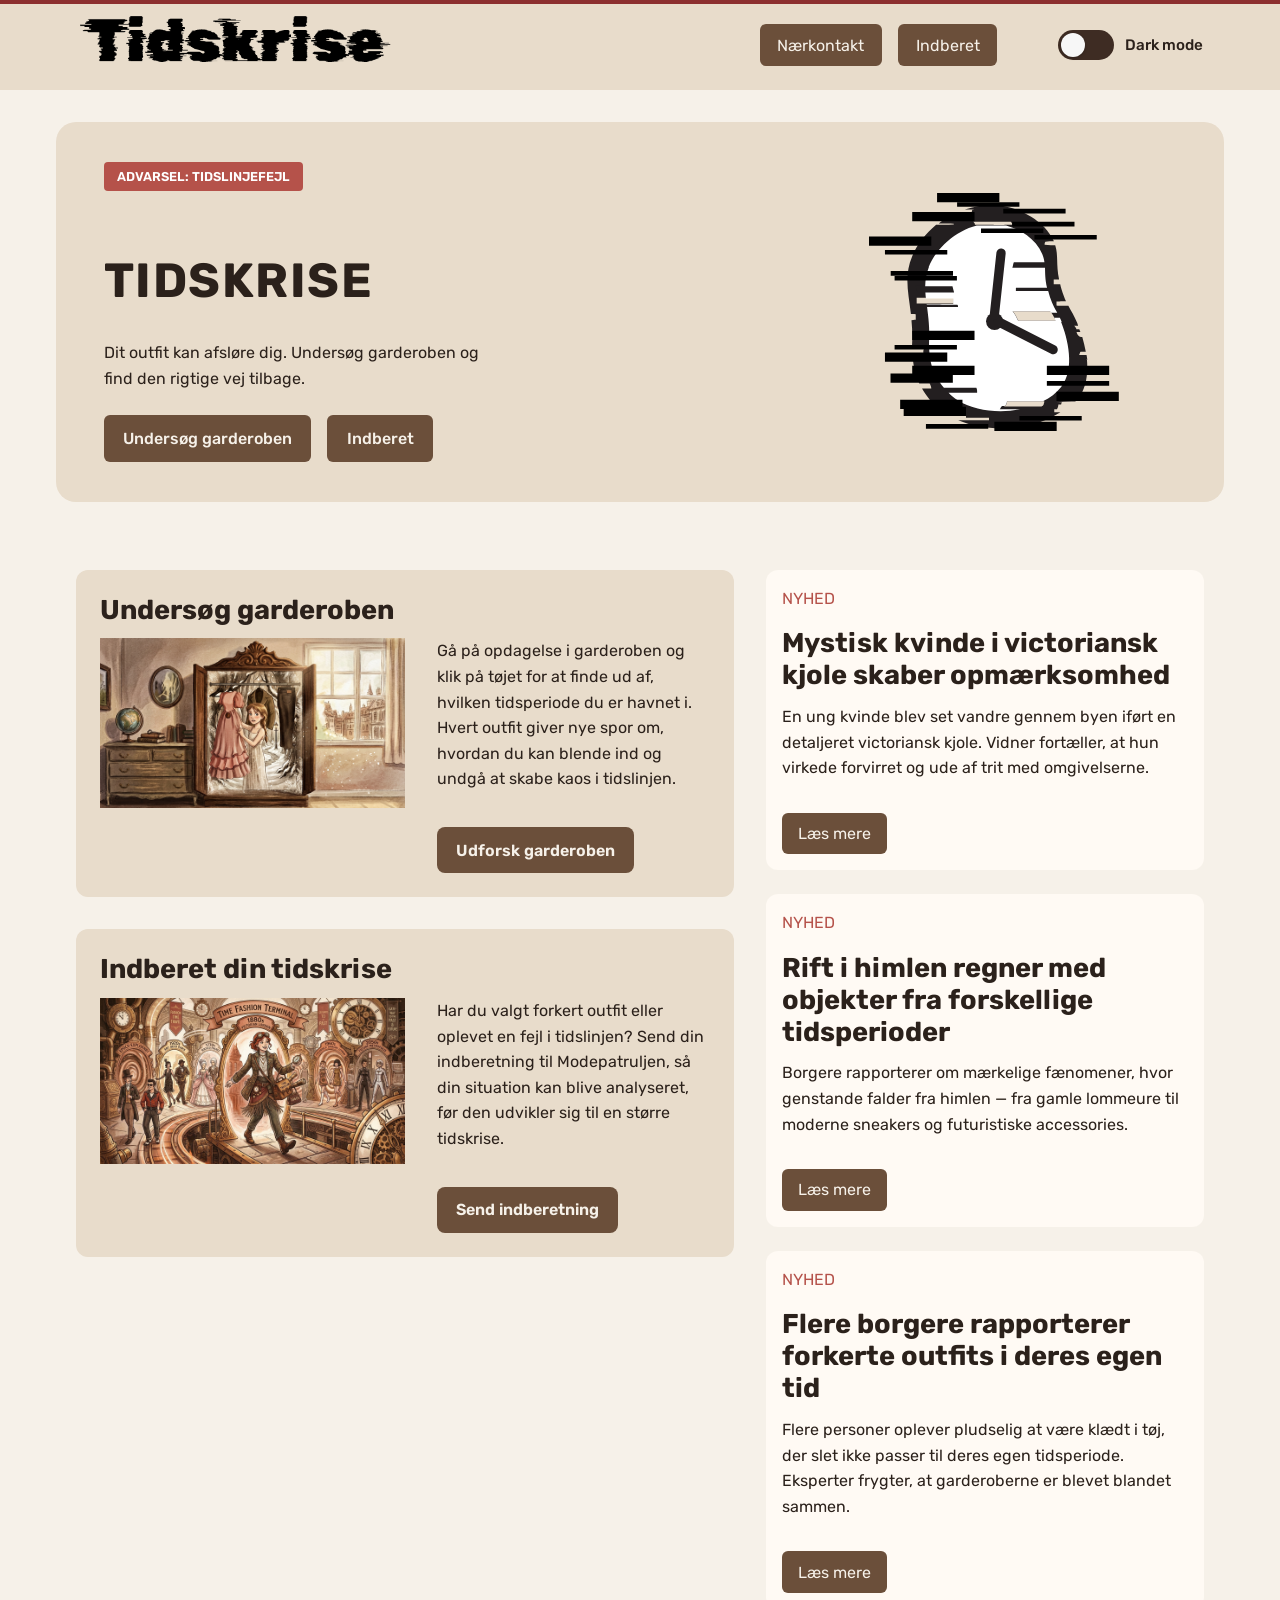
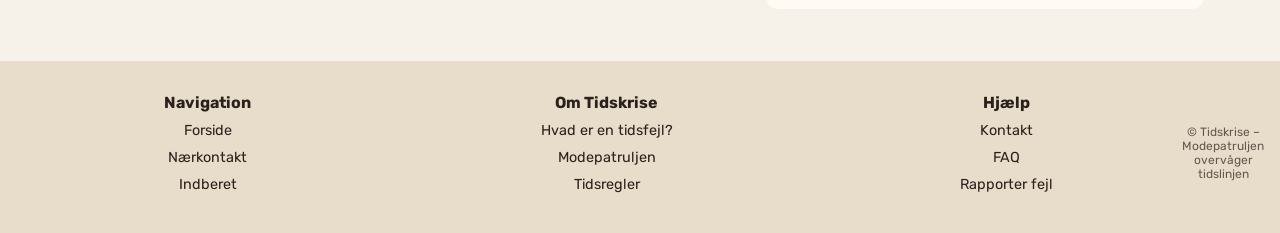
<file: index.html>
<!DOCTYPE html>
<html lang="da">

<head>
  <meta charset="UTF-8">
  <meta name="viewport" content="width=device-width, initial-scale=1.0">
  <meta name="robots" content="noindex">
  <link rel="stylesheet" href="css/custom.css">
  <link rel="stylesheet" href="css/fonts.css">
  <link rel="stylesheet" href="css/general.css">
  <link rel="stylesheet" href="css/layout.css">
  <link rel="stylesheet" href="css/burger.css">
  <link rel="stylesheet" href="css/cards.css">
  <link rel="stylesheet" href="css/style.css">
  <link rel="icon" type="image/png" href="img/fav.png">
  <title>Emergency Site</title>
</head>

<body id="frontpage">
  <header id="min_menu">
    <nav>
      <div id="logotype-wrapper" class="logo">
        <a href="index.html">
          <img id="site-logo" src="pictures/logotype.png" alt="Tidskrise logo">
        </a>
      </div>
      <ul class="menu">
        <li><a class="menuItem" href="instruction.html">Nærkontakt</a></li>
        <li><a class="menuItem" href="register.html">Indberet</a></li>
      </ul>
      <button id="darkmode" aria-label="Skift mellem light mode og dark mode">
        <span class="toggle-track">
          <span class="toggle-thumb"></span>
        </span>
        <span class="toggle-label">Light mode</span>
      </button>
      <button class="burger">
        <span class="line"></span>
        <span class="line"></span>
        <span class="line"></span>
      </button>
    </nav>
  </header>

  <main>
    <section class="hero">
      <div class="hero-text">
        <p class="hero-alert">ADVARSEL: TIDSLINJEFEJL</p>
        <h1>TIDSKRISE</h1>
        <p class="hero-description">
          Dit outfit kan afsløre dig. Undersøg garderoben og find den rigtige vej tilbage.
        </p>

        <div class="hero-buttons">
          <a href="instruction.html" class="hero-btn">Undersøg garderoben</a>
          <a href="register.html" class="hero-btn hero-btn-secondary">Indberet</a>
        </div>
      </div>

      <div class="hero-visual">
        <img src="pictures/clock.svg" alt="Tidskrise ur">
      </div>
    </section>

    <section class="frontpage-split">
      <div class="left">
        <section>
          <h2>Undersøg garderoben</h2>
          <div class="grid_1-1">
            <img src="pictures/frontpage1.png" alt="Tidsrejse gennem garderoben">
            <div class="split-text">
              <p>
                Gå på opdagelse i garderoben og klik på tøjet for at finde ud af,
                hvilken tidsperiode du er havnet i. Hvert outfit giver nye spor om,
                hvordan du kan blende ind og undgå at skabe kaos i tidslinjen.
              </p>
              <a href="instruction.html" class="split-btn">Udforsk garderoben</a>
            </div>
          </div>
        </section>

        <section>
          <div>
            <h2>Indberet din tidskrise</h2>
            <div class="grid_1-1">
              <img src="pictures/timetravel2.png" alt="Indberet tidskrise">
              <div class="split-text">
                <p>
                  Har du valgt forkert outfit eller oplevet en fejl i tidslinjen?
                  Send din indberetning til Modepatruljen, så din situation kan blive
                  analyseret, før den udvikler sig til en større tidskrise.
                </p>
                <a href="register.html" class="split-btn split-btn-secondary">Send indberetning</a>
              </div>
            </div>
          </div>
        </section>
      </div>
      <div class="right">
        <article>
          <p class="news-tag">NYHED</p>
          <h2>Mystisk kvinde i victoriansk kjole skaber opmærksomhed</h2>
          <p>
            En ung kvinde blev set vandre gennem byen iført en detaljeret victoriansk
            kjole. Vidner fortæller, at hun virkede forvirret og ude af trit med
            omgivelserne.
          </p>
          <button popovertarget="artikel1_popover">Læs mere</button>

          <div id="artikel1_popover" popover>
            <button popovertarget="artikel1_popover">Luk</button>
            <h2>Mystisk kvinde i victoriansk kjole skaber opmærksomhed</h2>
            <p>
              En ung kvinde blev i går observeret i byens centrum iført en kjole, der
              minder om mode fra 1800-tallet.
            </p>
            <p>
              Flere vidner fortæller, at hun stoppede folk på gaden og spurgte efter en
              “tidsportal”. Eksperter mistænker, at der kan være tale om en tidsfejl.
            </p>
            <p>
              Hvis kvinden ikke finder et outfit, der passer bedre til perioden,
              risikerer hun at tiltrække endnu mere opmærksomhed og forstyrre
              tidslinjen yderligere.
            </p>
            <img src="pictures/artikel1.png" alt="Kvinde fra en anden tidsperiode">
          </div>
        </article>

        <article>
          <p class="news-tag">NYHED</p>
          <h2>Rift i himlen regner med objekter fra forskellige tidsperioder</h2>
          <p>
            Borgere rapporterer om mærkelige fænomener, hvor genstande falder fra
            himlen — fra gamle lommeure til moderne sneakers og futuristiske accessories.
          </p>
          <button popovertarget="artikel2_popover">Læs mere</button>

          <div id="artikel2_popover" popover>
            <button popovertarget="artikel2_popover">Luk</button>
            <h2>Rift i himlen regner med objekter fra forskellige tidsperioder</h2>
            <p>
              Et uforklarligt fænomen har ramt byen: en synlig rift på himlen har åbnet
              sig, og genstande fra forskellige tidsperioder falder nu ned over gaderne.
            </p>
            <p>
              Blandt fundene er både victorianske smykker, 1950’er jakker og moderne
              sko. Forskere mener, at tidslinjen er destabiliseret, og at flere
              tidsperioder overlapper hinanden.
            </p>
            <p>
              Modepatruljen advarer: Vælg dit outfit med omhu. Det kan være afgørende
              for, om du passer ind — eller bliver afsløret.
            </p>
            <img src="pictures/artikel2.png" alt="Genstande fra forskellige tidsperioder">
          </div>
        </article>

        <article>
          <p class="news-tag">NYHED</p>
          <h2>Flere borgere rapporterer forkerte outfits i deres egen tid</h2>
          <p>
            Flere personer oplever pludselig at være klædt i tøj, der slet ikke passer
            til deres egen tidsperiode. Eksperter frygter, at garderoberne er blevet blandet sammen.
          </p>
          <button popovertarget="artikel3_popover">Læs mere</button>

          <div id="artikel3_popover" popover>
            <button popovertarget="artikel3_popover">Luk</button>
            <h2>Flere borgere rapporterer forkerte outfits i deres egen tid</h2>
            <p>
              Et stigende antal borgere fortæller, at deres tøj ændrer sig uden varsel.
              En person vågnede i en 90’er denimjakke, mens en anden pludselig bar
              handsker og frakke fra 1800-tallet.
            </p>
            <p>
              Eksperter frygter, at garderober på tværs af tidslinjen er blevet
              forbundet. Det betyder, at enhver kan risikere at ende i et forkert
              outfit — og dermed i den forkerte tid.
            </p>
            <p>
              Modepatruljen anbefaler at undersøge garderoben nøje og reagere hurtigt
              ved tegn på tidsforstyrrelser.
            </p>
            <img src="pictures/artikel3.png" alt="Forkerte outfits i tidslinjen">
          </div>
        </article>
      </div>
    </section>


  </main>

  <footer>
    <nav class="footer-grid">

      <ul>
        <li><strong>Navigation</strong></li>
        <li><a href="index.html">Forside</a></li>
        <li><a href="instruction.html">Nærkontakt</a></li>
        <li><a href="register.html">Indberet</a></li>
      </ul>

      <ul>
        <li><strong>Om Tidskrise</strong></li>
        <li><a href="#">Hvad er en tidsfejl?</a></li>
        <li><a href="#">Modepatruljen</a></li>
        <li><a href="#">Tidsregler</a></li>
      </ul>

      <ul>
        <li><strong>Hjælp</strong></li>
        <li><a href="#">Kontakt</a></li>
        <li><a href="#">FAQ</a></li>
        <li><a href="#">Rapporter fejl</a></li>
      </ul>

    </nav>

    <p class="footer-bottom">© Tidskrise – Modepatruljen overvåger tidslinjen</p>
  </footer>
  <script src="js/darkmode.js"></script>
  <script src="js/main.js"></script>
  <script src="js/burger.js"></script>
</body>

</html>
</file>
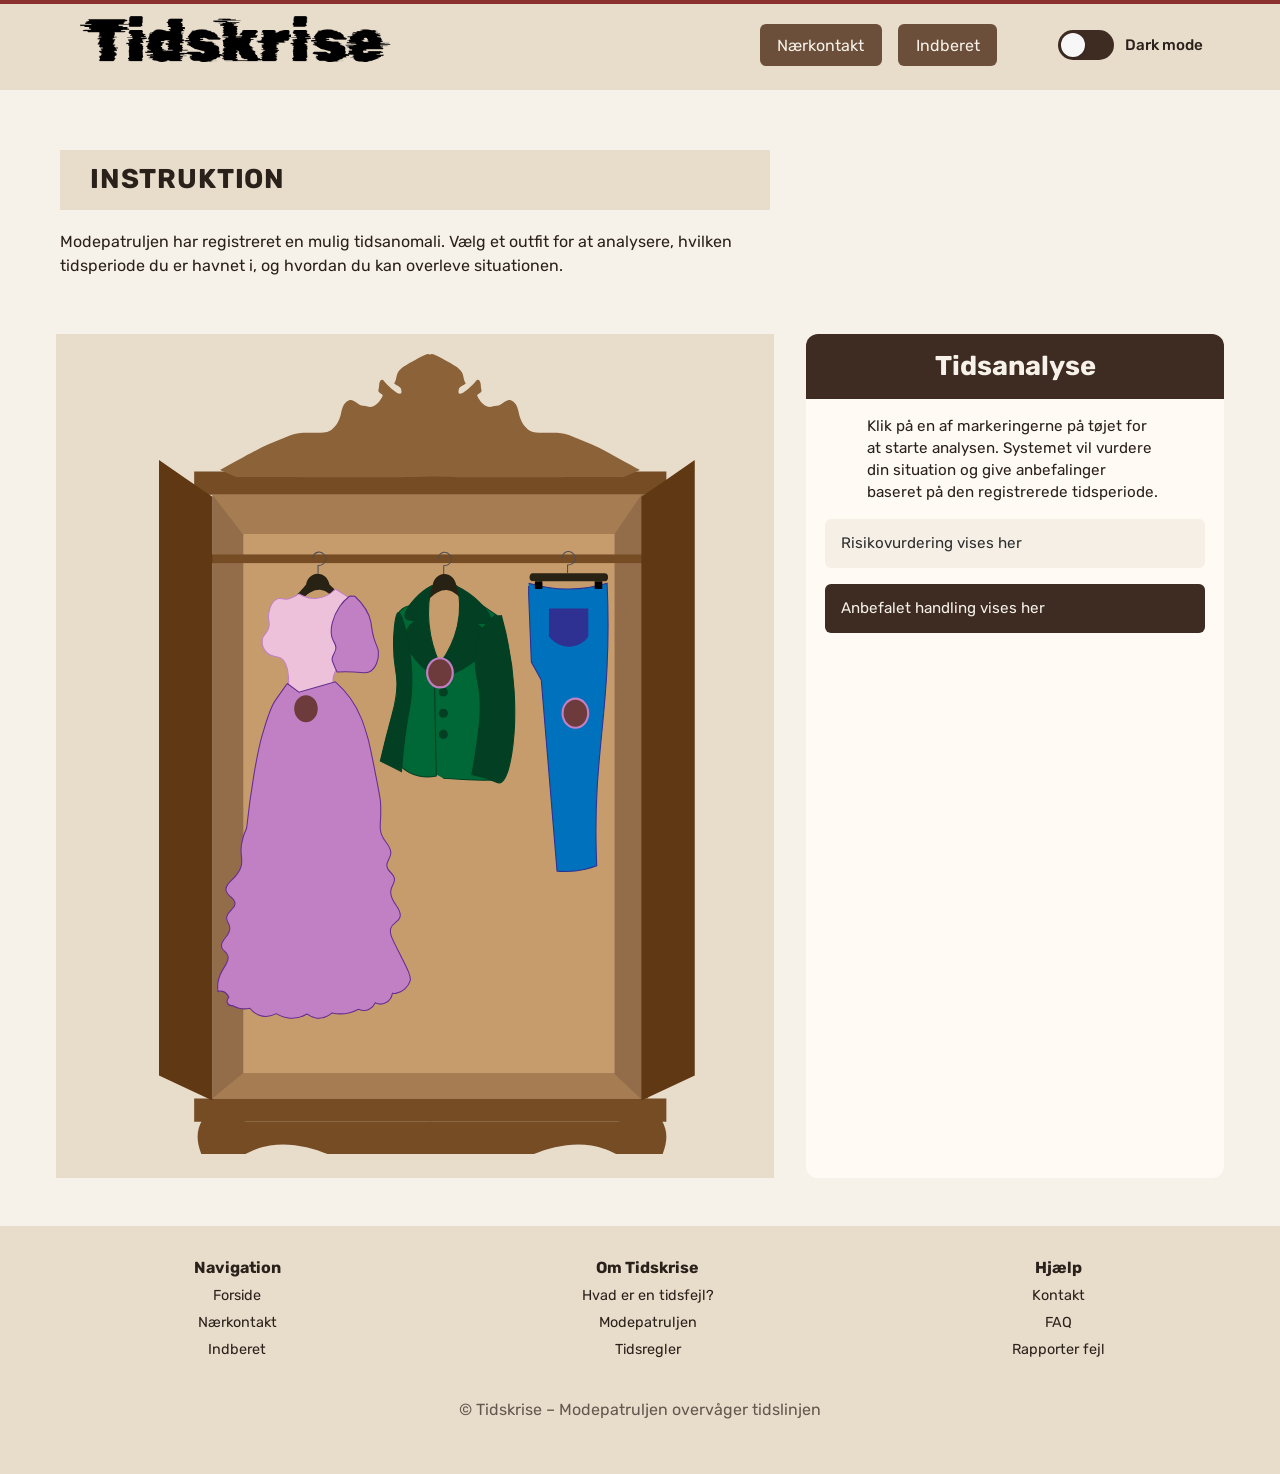
<file: instruction.html>
<!DOCTYPE html>
<html lang="da">

<head>
  <meta charset="UTF-8">
  <meta name="viewport" content="width=device-width, initial-scale=1.0">
  <meta name="robots" content="noindex">
  <link rel="stylesheet" href="css/custom.css">
  <link rel="stylesheet" href="css/fonts.css">
  <link rel="stylesheet" href="css/general.css">
  <link rel="stylesheet" href="css/layout.css">
  <link rel="stylesheet" href="css/burger.css">
  <link rel="stylesheet" href="css/cards.css">
  <link rel="stylesheet" href="css/infographic.css">
  <link rel="stylesheet" href="css/style.css">
  <link rel="icon" type="image/png" href="img/fav.png">
  <title>Emergency Site</title>
</head>

<body id="instruction">
  <header id="min_menu">
    <nav>
      <div id="logotype-wrapper" class="logo">
        <a href="index.html">
          <img id="site-logo" src="pictures/logotype.png" alt="Tidskrise logo">
        </a>
      </div>
      <ul class="menu">
        <li><a class="menuItem" href="instruction.html">Nærkontakt </a></li>
        <li><a class="menuItem" href="register.html">Indberet</a></li>
      </ul>
      <button id="darkmode" aria-label="Skift mellem light mode og dark mode">
        <span class="toggle-track">
          <span class="toggle-thumb"></span>
        </span>
        <span class="toggle-label">Light mode</span>
      </button>
      <button class="burger">
        <span class="line"></span>
        <span class="line"></span>
        <span class="line"></span>
      </button>
    </nav>
  </header>

  <main>
    <section class="info-venstre">
      <h1>INSTRUKTION</h1>
      <p>Modepatruljen har registreret en mulig tidsanomali. Vælg et outfit for at analysere, hvilken tidsperiode du er
        havnet
        i, og hvordan du kan overleve situationen.</p>

    </section>
    <div></div>
    <section class="info-graphic">
      <svg xmlns="http://www.w3.org/2000/svg" viewBox="0 0 480 750">

        <g id="Layer_2" data-name="Layer 2">
          <g>
            <path
              d="M71.99,755.55c13.1-9.27,24.62-12.38,32-13.59,32.83-5.38,68.6,13.04,77.94,22.09,1.3,1.26,5.26,5.4,11.49,6.8,4.16.93,6.47,0,10.67,0,7.43,0,12.58,2.91,17.23,5.1,6.62,3.11,17.3,7.14,35.09,11.04v-67.11H71.99"
              style="fill: #754c24;" />
            <path
              d="M437.45,755.55c-13.1-9.27-24.62-12.38-32-13.59-32.83-5.38-68.6,13.04-77.94,22.09-1.3,1.26-5.26,5.4-11.49,6.8-4.16.93-6.47,0-10.67,0-7.43,0-12.58,2.91-17.23,5.1-6.62,3.11-17.3,7.14-35.09,11.04v-67.11h184.41"
              style="fill: #754c24;" />
            <path
              d="M48.24,711.61c-8.09,4.22-10.35,12.19-11.12,15.04-4.63,17.32,8.91,33.52,18.41,62.52,1.24,3.8,2.65,8.53,0,12.66-3.4,5.3-10.45,4.89-13.81,11.08-.28.51-2.29,4.37-.92,8.71,2.29,7.27,12.94,12.26,20.25,10.29,2.23-.6,4.76-2.01,11.05-12.66,6.38-10.81,9.58-16.22,10.13-20.58,1.89-15.06-12.39-19.25-10.13-33.24,1.44-8.92,7.43-8.37,10.73-18.99,3.46-11.12,2.04-28.32-10.73-34.82-6.81-3.47-16.62-3.78-23.86,0Z"
              style="fill: #754c24;" />
            <path
              d="M463.6,711.61c8.09,4.22,10.35,12.19,11.12,15.04,4.63,17.32-8.91,33.52-18.41,62.52-1.24,3.8-2.65,8.53,0,12.66,3.4,5.3,10.45,4.89,13.81,11.08.28.51,2.29,4.37.92,8.71-2.29,7.27-12.94,12.26-20.25,10.29-2.23-.6-4.76-2.01-11.05-12.66-6.38-10.81-9.58-16.22-10.13-20.58-1.89-15.06,12.39-19.25,10.13-33.24-1.44-8.92-7.43-8.37-10.73-18.99-3.46-11.12-2.04-28.32,10.73-34.82,6.81-3.47,16.62-3.78,23.86,0Z"
              style="fill: #754c24;" />
            <rect x="50.04" y="132.06" width="408.54" height="565.85" style="fill: #936c4a;" />
            <polygon points="475.65 132.06 32.97 132.06 32.97 110.11 67.12 110.11 475.65 110.11 475.65 132.06"
              style="fill: #754c24;" />
            <path
              d="M57.16,108.82c11.7-6.32,27.13-15.09,38.82-21.15,8.68-3.98,18.31-7.72,27.29-11.4,7.87-3.45,16.63-2.29,25.15-2.49,4.15-.02,8.51.05,11.91-1.91,5-2.82,8.46-8.77,9.9-14.48.76-3.31,1.42-7.1,3.17-10,1.02-1.69,2.41-3.09,4.4-3.91,5.59-1.7,8.22,5.18,13.79,5.04,2.25-.22,5.7,2.09,9.26.57,4-1.71,8.04-7.4,8.81-9.95.5-1.7-2.86-1.95-3.69-3.76-.87-1.91,0,0,.49-7.04.23-3.36,2.6-5.44,4.45-3.11,4.11,5.2,19.81,19.84,15.76,6.86-.43-1.38-6.79-4.15-6.05-4.85,2.21-2.64,1.59-7.37,3.67-10.32,2.24-4,7.56-6.64,12.41-9.46,4.05-2.26,8.43-4.77,12.56-6.57,2.56-1.05,5.26-1.87,5.02,1.9,0,29.59.02,78.08.01,107.86,0,2.46,0,3.73-.38,4.29-22.85,1.55-158.55,0-181.04.52"
              style="fill: #8c6239;" />
            <path
              d="M450.9,108.82c-11.7-6.32-27.13-15.09-38.82-21.15-8.68-3.98-18.31-7.72-27.29-11.4-7.87-3.45-16.63-2.29-25.15-2.49-4.15-.02-8.51.05-11.91-1.91-5-2.82-8.46-8.77-9.9-14.48-.76-3.31-1.42-7.1-3.17-10-1.02-1.69-2.41-3.09-4.4-3.91-5.59-1.7-8.22,5.18-13.79,5.04-2.25-.22-5.7,2.09-9.26.57-4-1.71-8.04-7.4-8.81-9.95-.5-1.7,2.86-1.95,3.69-3.76.87-1.91,0,0-.49-7.04-.23-3.36-2.6-5.44-4.45-3.11-4.11,5.2-19.81,19.84-15.76,6.86.43-1.38,6.79-4.15,6.05-4.85-2.21-2.64-1.59-7.37-3.67-10.32-2.24-4-7.56-6.64-12.41-9.46-4.05-2.26-8.43-4.77-12.56-6.57-2.56-1.05-5.26-1.87-5.02,1.9,0,29.59-.02,78.08-.01,107.86,0,2.46,0,3.73.38,4.29,22.85,1.55,158.55,0,181.04.52"
              style="fill: #8c6239;" />
            <polygon points="475.65 719.87 32.97 719.87 32.97 697.92 67.12 697.92 475.65 697.92 475.65 719.87"
              style="fill: #754c24;" />
            <rect id="bak_i_skap" data-name="bak i skap" x="79.05" y="166.98" width="348.03" height="507.45"
              style="fill: #c69c6d;" />
            <rect id="stang" x="47.06" y="187.91" width="407.68" height="8.12" style="fill: #754c24;" />
          </g>
          <path d="M78.34,674.43c-9.43,7.83-18.86,15.66-28.29,23.49h401.48c-8.35-7.83-16.7-15.66-25.05-23.49"
            style="fill: #a67c52;" />
          <path d="M78.39,168.64c-9.45-12.19-18.9-24.38-28.34-36.57h402.19c-8.36,12.19-16.73,24.38-25.09,36.57"
            style="fill: #a67c52;" />
        </g>
        <g id="Layer_3" data-name="Layer 3">
          <g id="bogle">
            <path
              d="M106.09,245.22c-.6-1.45,7.39-5.62,16.94-13.79,6.7-5.74,11.63-11.28,14.88-15.25.9-5.62,5.25-9.81,10.33-10.11,5.5-.33,10.57,4,11.57,10.11,5.71,5.54,12.04,11.27,19.01,17.03,6.4,5.29,12.64,10.02,18.6,14.24-1.99.32-5.06.6-8.68,0-18.61-3.07-23.71-24.68-36.98-26.25-4.85-.57-11.89,1.4-21.28,12.9-2.9,2.84-7.69,6.8-14.46,9.34-3.45,1.3-9.42,2.98-9.92,1.78Z"
              style="fill: #282214;" />
            <path
              d="M149.12,206.05v-7.7c3.77.09,6.86-2.44,7.29-5.45.56-3.93-3.53-7.82-7.29-7.15-2.45.44-4.52,2.77-4.97,5.77"
              style="fill: none; stroke: #4e4e56; stroke-miterlimit: 10;" />
          </g>
          <g id="bogle-2" data-name="bogle">
            <path
              d="M224.86,245.39c-.6-1.45,7.39-5.62,16.94-13.79,6.7-5.74,11.63-11.28,14.88-15.25.9-5.62,5.25-9.81,10.33-10.11,5.5-.33,10.57,4,11.57,10.11,5.71,5.54,12.04,11.27,19.01,17.03,6.4,5.29,12.64,10.02,18.6,14.24-1.99.32-5.06.6-8.68,0-18.61-3.07-23.71-24.68-36.98-26.25-4.85-.57-11.89,1.4-21.28,12.9-2.9,2.84-7.69,6.8-14.46,9.34-3.45,1.3-9.42,2.98-9.92,1.78Z"
              style="fill: #282214;" />
            <path
              d="M266.89,206.23v-7.7c3.77.09,6.86-2.44,7.29-5.45.56-3.93-3.53-7.82-7.29-7.15-2.45.44-4.52,2.77-4.97,5.77"
              style="fill: none; stroke: #4e4e56; stroke-miterlimit: 10;" />
          </g>
          <g id="Jakke">
            <path
              d="M259.24,393.65c-1-20.99-1.63-42.64-1.8-64.91-.06-8.4-.06-16.71,0-24.92,6.01-6.32,12.1-12.88,18.24-19.7,6.41-7.12,12.57-14.18,18.49-21.15,2.49-2.03,3.13-5.89,1.54-8.69-1.49-2.63-4.58-3.66-7.19-2.32.58.25,5.87,2.43,9.5-.59,3.99-3.31,4.94-12,0-19.12,6.25,4.25,12.5,8.5,18.75,12.75-2.19,3.25-4.94,7.84-7.45,13.73-1.03,2.42-4.84,11.7-6.42,24.81-2.02,16.73,1.06,30.11,2.05,35.35,2.79,14.67,3.57,37.17-6.16,70.7,14.74,3.77,22.01,6.47,21.83,8.11-.28,2.53-18.35,2.53-54.19,0"
              style="fill: #006837; stroke: #023f23; stroke-miterlimit: 10;" />
            <path
              d="M238.81,235.36c-2.67.19-8.98,1.01-12.96,5.67-2.74,3.21-3.24,6.88-3.41,8.95-1.24,14.57,5.81,38.11,8.19,49.23,2.37,11.03,1.55,23.57-.09,48.63-1,15.25-2.74,28.23-4.38,38.19,2.33,2.31,8.14,7.43,17.38,9.55,7.22,1.65,13.26.72,16.45,0-.62-31.52-1.24-63.05-1.86-94.57h0c1.76-3.58,3.52-7.16,5.28-10.74-2.15-2.98-11.46-6.44-16.76-13.81-5.43-7.55-6.85-19.01-9-21.99l7.14-5.07c-2.59-1.79-5.17-3.58-7.76-5.37"
              style="fill: #006837; stroke: #023f23; stroke-miterlimit: 10;" />
            <path
              d="M278.6,217.42c5.49,2.66,13.58,7.23,20.94,14.5,3.34,3.3,14.71,14.52,10.46,18.97-.67.7-3.31,2.89-13.73,1.16,7.63,4.21,10.17,8.36,11.16,10.91,4.89,12.59-10.91,29.94-41.38,40.58-2.66-2.28-5.32-4.56-7.98-6.84,6.16-7.06,13.98-17.84,18.95-32.16,5.76-16.62,5.28-31.09,4.02-40.37"
              style="fill: #023f23; stroke: #023f23; stroke-miterlimit: 10;" />
            <path
              d="M256.52,216.73c-4.24,2.16-10.52,6-16.44,12.57-2.68,2.98-11.83,13.13-8.97,17.9.45.75,2.26,3.15,10.09,2.33-5.92,3.52-8.07,7.41-8.97,9.85-4.44,12.06,6.15,30.62,28.03,43.79,2.12-2.03,4.24-4.06,6.35-6.09-4.11-7.53-9.2-18.89-11.96-33.51-3.2-16.97-1.91-31.27-.37-40.37"
              style="fill: #023f23; stroke: #023f23; stroke-miterlimit: 10;" />
            <path
              d="M315.2,244.88c-3.02,2.21-7.28,5.83-10.95,11.13-5.05,7.28-7.45,15.54-7.82,28.3-.46,15.59,2.68,18.56,4.17,34.79,1.68,18.3-.59,33.29-4.34,57.99-1.09,7.21-2.18,13.15-2.96,17.16,3.59.76,8.89,2.05,15.13,4.18,8.1,2.76,8.74,3.87,10.43,3.71,9.91-.95,16.72-41.62,14.08-86.28-1.01-17.12-3.81-41.63-12-70.98"
              style="fill: #023f23; stroke: #023f23; stroke-miterlimit: 10;" />
            <path
              d="M224.47,242.33c-3.36.27-6.6,28.68-2.91,52.05.5,3.14,1.21,6.8,1.45,12.39.58,13.58-2.31,23.5-4.85,32.7-2.65,9.6-6.31,23.49-10.66,42.13,6.62,3.3,13.24,6.61,19.86,9.91.49-7.78,1.44-19.69,3.39-34.19,1.86-13.82,3.73-23.23,4.36-26.76,6.77-37.93-6.11-88.59-10.66-88.23Z"
              style="fill: #023f23; stroke: #023f23; stroke-miterlimit: 10;" />
          </g>
          <g id="Jeans">
            <path
              d="M346.54,214.87c8.97,2.72,22.07,5.6,38.04,5.44,14.74-.15,26.91-2.84,35.5-5.44,1.57,33.42.85,60.35,0,78.03-3.02,62.62-12.24,101.46-10.14,175.11.15,5.11.31,9.27.42,11.8-3.19,1.19-6.71,2.29-10.57,3.18-10.27,2.37-19.44,2.45-26.63,1.81-4.93-59.73-9.86-119.46-14.79-179.19-3.1-5.6-6.2-11.19-9.3-16.79-.85-21.32-2.54-63.97-2.54-63.97v-7.44"
              style="fill: #0071bc; stroke: #2e3192; stroke-miterlimit: 10;" />
            <path d="M365.59,239h36.36v25.74c-1.11,1.49-6.05,7.77-14.63,9.03-8.18,1.19-16.52-2.65-21.73-9.88"
              style="fill: #2e3192; stroke: #2e3192; stroke-miterlimit: 10;" />
          </g>
          <g id="Kjole">
            <path
              d="M130.85,224.91s-4.57,3.37-8.86,4.59c-5.52,1.57-6.96-1.47-10.86,0-6.3,2.37-8.05,12.35-8.28,13.77-1.08,6.65,1.64,7.95,0,13.48-1.73,5.84-5.19,5.86-6,10.9-.77,4.8,1.54,9.95,4.86,12.91,4.25,3.78,8.2,2.22,12.11,4.3,4.32,2.3,8.52,9.01,7.6,28.68,3.14,2.2,6.28,4.4,9.43,6.6,5.61-2.74,13.35-5.67,22.85-6.88,3.71-.48,7.17-.62,10.28-.57-.53-1.83-1.6-6.37,0-11.76,1.88-6.36,6.25-9.84,7.71-10.9-4.03-3.72-5.01-6.91-5.14-9.18-.24-4.1,2.28-6.01,2.29-10.9,0-4.23-1.87-7.11-2.57-8.61-2.19-4.68-1.23-13.64,12.57-32.41-4.48-2.87-8.95-5.74-13.43-8.61-1.57,1.69-8.21,8.44-18.57,8.89-5.18.22-9.31-1.22-11.71-2.29l-3.95-1.85"
              style="fill: #eec1db; stroke: #c280c4; stroke-miterlimit: 10;" />
            <path
              d="M178.56,227.1c-4.63,3.54-7.5,7.15-9.16,9.57-5.37,7.84-11.15,22.27-5.99,32.12.97,1.85,2.34,3.57,2.47,6.49.2,4.84-3.32,5.83-3.65,10.59,0,0-.14,1.93,4.71,12.3,3.5-.2,9.04-.38,15.85,0,8.95.5,10.94,1.45,14.09,0,6.45-2.97,9.41-12.15,8.81-19.13-.38-4.41-1.91-4.77-4.23-12.64-2.11-7.19-2.12-11.22-2.82-15.03-1.12-6.06-4.54-14.51-15.06-24.26l-3.75-.18c-1.4.19-1.79.21-1.79.21"
              style="fill: #c280c4; stroke: #662d91; stroke-miterlimit: 10;" />
            <path
              d="M120.27,308.92l10.88,8.21c11.39-3.26,22.77-6.53,34.16-9.79,3.71,3.2,8.86,8.18,13.9,15.16,9.63,13.33,13.44,26.45,16.93,38.84,1.3,4.62,2.78,12.03,5.74,26.84,3.61,18.03,5.41,27.05,5.74,31.58,1.47,19.92-2.8,24.65,2.42,33.79,3.24,5.67,7.57,8.56,7.25,14.53-.3,5.63-4.39,7.41-3.63,12.32.81,5.24,5.83,5.6,6.95,11.05,1,4.89-2.71,6.24-3.33,12-1.14,10.67,10.58,15.53,8.77,24-1.22,5.69-6.82,4.89-8.77,11.05-1.45,4.6.57,8.52,8.85,24.63,7,13.63,10.47,20.52,9.29,24.63-1.52,5.26-7.06,10.85-13.3,11.68-1.35.18-2.5.11-3.32,0-.08.53-1.1,6.25-6.35,8.84-4.69,2.32-9.07.29-9.67,0-.44.97-2.05,4.21-5.74,6-4.8,2.32-9.28.32-9.98,0-2.29,1.25-5.35,2.61-9.1,3.47-6.65,1.53-12.29.76-15.68,0-1.06.93-7.06,5.98-15.11,4.74-4.04-.62-6.94-2.57-8.46-3.79-2.23,1.37-8.11,4.55-16.02,3.98-6.06-.44-10.5-2.88-12.7-4.3-1.24.68-8.55,4.51-16.63,1.26-4.27-1.72-6.9-4.67-8.16-6.32-2.11.51-5.86,1.09-10.28,0-2.55-.63-4.59-1.64-6.05-2.53-2.15.43-4.22-.86-4.84-2.84-.51-1.67.08-3.59,1.51-4.74-.25-.59-1.98-4.58-6.05-5.68-1.78-.48-3.32-.24-4.23,0-.26-1.93-.46-4.81,0-8.21,1.76-12.87,11.06-17.49,9.37-24.95-1.13-4.96-5.6-4.47-6.05-9.16-.63-6.57,8.01-9.33,7.86-17.05-.09-4.74-3.38-5.35-3.02-9.79.52-6.42,7.6-7.61,7.86-12.95.28-5.69-7.68-6.78-8.46-12.95-.98-7.7,10.93-9.9,14.21-22.42,1.89-7.21-1.3-9.41.3-20.21,1.02-6.84,3.22-12.16,4.84-15.47,2.14-20.07,4.62-36.7,6.65-48.94,4.05-24.42,6.79-34.21,8.16-38.84,4.06-13.7,7.31-25.38,12.09-31.89l10.23-14.5,1.66-1.53"
              style="fill: #c280c4; stroke: #662d91; stroke-miterlimit: 10;" />
          </g>
          <g id="jeans_bogle" data-name="jeans bogle">
            <path id="bogle-3" data-name="bogle"
              d="M420.7,211.21c-.92,2.44-2.73,1.77-6.28,1.88-.92,0-1.81,0-2.77,0-9.36,0-18.25,0-28.9,0-11.11-.16-23.83.32-33.26-.19-3.06-.97-2.68-7.44.89-7.31,13.46-.08,54.24-.08,67.7,0,2.74,0,3.37,3.2,2.66,5.53l-.03.09Z"
              style="fill: #282214;" />
            <path
              d="M359.3,220.15c-.51.28-1.98.1-2.83.15-1.05-.06-3.12.15-3.84-.15-.47-.39-.2-1.89-.27-2.62.11-1.25-.25-3.16.2-4.17.61-.38,1.9-.14,2.83-.2,1.05.06,3.12-.15,3.84.15.47.39.2,1.89.27,2.62-.08,1.2.19,3.21-.15,4.17l-.06.06Z" />
            <rect x="408.45" y="213.09" width="7.14" height="7.14" />
            <path
              d="M383.02,205.54v-7.7c3.77.09,6.86-2.44,7.29-5.45.56-3.93-3.53-7.82-7.29-7.15-2.45.44-4.52,2.77-4.97,5.77"
              style="fill: none; stroke: #4e4e56; stroke-miterlimit: 10;" />
          </g>
          <path d="M50.04,133.94c-16.68-11.51-33.36-23.02-50.04-34.53v576.9c16.68,7.83,33.36,15.66,50.04,23.49"
            style="fill: #603813;" />
          <path d="M452.23,133.94c16.68-11.51,33.36-23.02,50.04-34.53v576.9c-16.68,7.83-33.36,15.66-50.04,23.49"
            style="fill: #603813;" />
          <circle cx="266.61" cy="316.92" r="4.26" style="fill: #023f23;" />
          <circle cx="266.61" cy="336.77" r="4.26" style="fill: #023f23;" />
          <circle cx="266.61" cy="356.62" r="4.26" style="fill: #023f23;" />
        </g>
        <g>
          <ellipse id="kjole" cx="137.78" cy="332.52" rx="12.03" ry="13.66"
            style="fill: #6d3b3b;  stroke: #c280c4; stroke-miterlimit: 10;" />
          <ellipse id="jakke" cx="263.4" cy="298.94" rx="12.03" ry="13.66"
            style="fill: #6d3b3b;  stroke: #c280c4; stroke-miterlimit: 10;" />
          <ellipse id="jeans" cx="390.37" cy="336.77" rx="12.03" ry="13.66"
            style="fill: #6d3b3b; stroke: #c280c4; stroke-miterlimit: 10;" />
        </g>
      </svg>
    </section>
    <section class="info-text">
      <h2>Tidsanalyse</h2>
      <article>
        <p class="placeholder">Klik på en af markeringerne på tøjet for at starte analysen. Systemet vil vurdere din
          situation og give anbefalinger
          baseret på den registrerede tidsperiode.</p>
      </article>
      <aside id="efficiency" class="info-box">Risikovurdering vises her</aside>
      <aside id="requirement" class="info-box">Anbefalet handling vises her</aside>
    </section>
  </main>

  <footer>
    <nav class="footer-grid">

      <ul>
        <li><strong>Navigation</strong></li>
        <li><a href="index.html">Forside</a></li>
        <li><a href="instruction.html">Nærkontakt</a></li>
        <li><a href="register.html">Indberet</a></li>
      </ul>

      <ul>
        <li><strong>Om Tidskrise</strong></li>
        <li><a href="#">Hvad er en tidsfejl?</a></li>
        <li><a href="#">Modepatruljen</a></li>
        <li><a href="#">Tidsregler</a></li>
      </ul>

      <ul>
        <li><strong>Hjælp</strong></li>
        <li><a href="#">Kontakt</a></li>
        <li><a href="#">FAQ</a></li>
        <li><a href="#">Rapporter fejl</a></li>
      </ul>

    </nav>

    <p class="footer-bottom">© Tidskrise – Modepatruljen overvåger tidslinjen</p>
  </footer>
  <script src="js/main.js"></script>
  <script src="js/darkmode.js"></script>
  <script src="js/burger.js"></script>
</body>

</html>
</file>
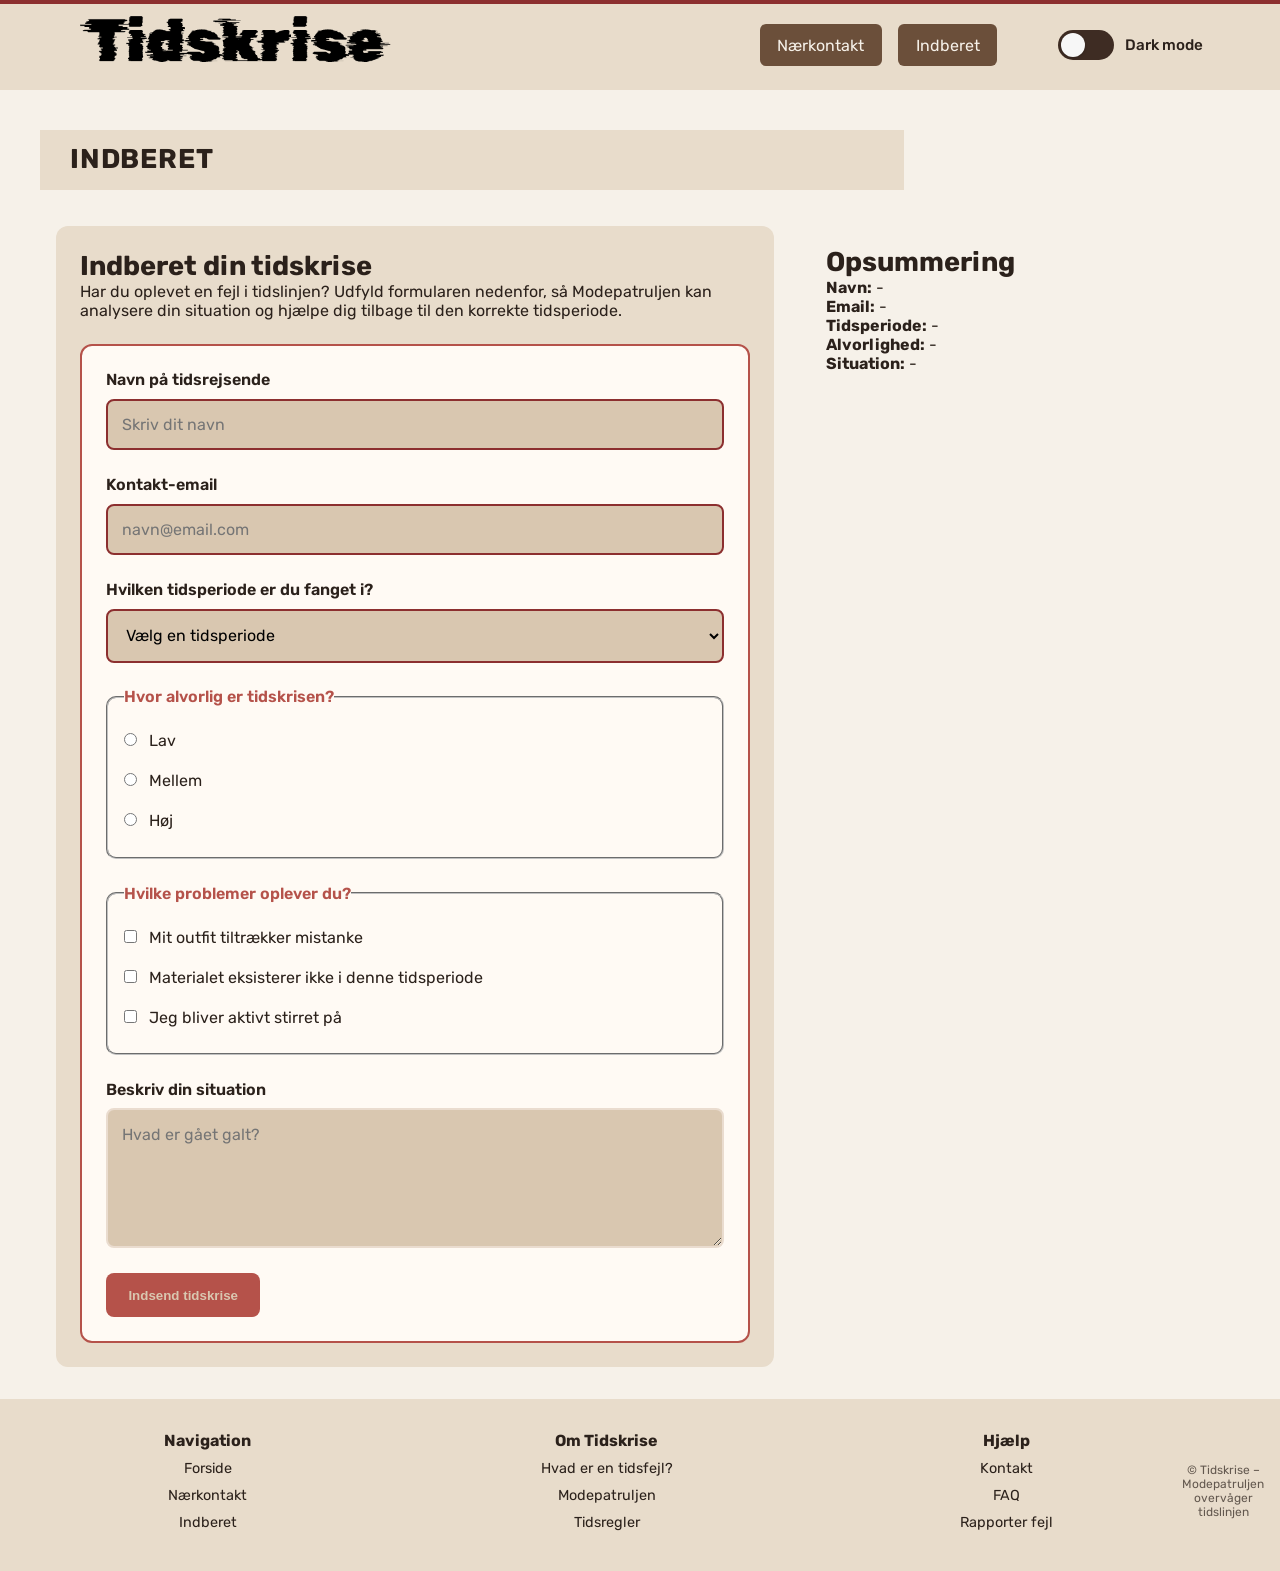
<file: register.html>
<!DOCTYPE html>
<html lang="da">

<head>
  <meta charset="UTF-8">
  <meta name="viewport" content="width=device-width, initial-scale=1.0">
  <meta name="robots" content="noindex">
  <link rel="stylesheet" href="css/custom.css">
  <link rel="stylesheet" href="css/fonts.css">
  <link rel="stylesheet" href="css/general.css">
  <link rel="stylesheet" href="css/layout.css">
  <link rel="stylesheet" href="css/burger.css">
  <link rel="stylesheet" href="css/cards.css">
  <link rel="stylesheet" href="css/forms.css">
  <link rel="stylesheet" href="css/style.css">
  <link rel="icon" type="image/png" href="img/fav.png">
  <title>Emergency Site</title>
</head>

<body id="register">
  <header id="min_menu">
    <nav>
      <div id="logotype-wrapper" class="logo">
        <a href="index.html">
          <img id="site-logo" src="pictures/logotype.png" alt="Tidskrise logo">
        </a>
      </div>
      <ul class="menu">
        <li><a class="menuItem" href="instruction.html">Nærkontakt</a></li>
        <li><a class="menuItem" href="register.html">Indberet</a></li>
      </ul>
      <button id="darkmode" aria-label="Skift mellem light mode og dark mode">
        <span class="toggle-track">
          <span class="toggle-thumb"></span>
        </span>
        <span class="toggle-label">Light mode</span>
      </button>
      <button class="burger">
        <span class="line"></span>
        <span class="line"></span>
        <span class="line"></span>
      </button>
    </nav>
  </header>

  <main>
    <h1 class="inberet_h1">INDBERET</h1>
    <section id="form-section">
      <article id="form-info">
        <h2>Indberet din tidskrise</h2>
        <p>Har du oplevet en fejl i tidslinjen? Udfyld formularen nedenfor, så Modepatruljen kan analysere din situation
          og
          hjælpe dig tilbage til den korrekte tidsperiode.</p>
      </article>
      <form id="webform">

        <div class="form-group">
          <label for="name">Navn på tidsrejsende</label>
          <input type="text" id="name" name="name" placeholder="Skriv dit navn" required>
        </div>

        <div class="form-group">
          <label for="email">Kontakt-email</label>
          <input type="email" id="email" name="email" placeholder="navn@email.com" required>
        </div>

        <div class="form-group">
          <label for="period">Hvilken tidsperiode er du fanget i?</label>
          <select id="period" name="period" required>
            <option value="">Vælg en tidsperiode</option>
            <option value="1800">1800-tallet</option>
            <option value="1950">1950'erne</option>
            <option value="1990">1990'erne</option>
          </select>
        </div>

        <fieldset class="form-group">
          <legend>Hvor alvorlig er tidskrisen?</legend>
          <label><input type="radio" name="urgency" value="lav" required> Lav</label>
          <label><input type="radio" name="urgency" value="mellem"> Mellem</label>
          <label><input type="radio" name="urgency" value="høj"> Høj</label>
        </fieldset>

        <fieldset class="form-group">
          <legend>Hvilke problemer oplever du?</legend>
          <label><input type="checkbox" name="problem[]"> Mit outfit tiltrækker mistanke</label>
          <label><input type="checkbox" name="problem[]"> Materialet eksisterer ikke i denne tidsperiode</label>
          <label><input type="checkbox" name="problem[]"> Jeg bliver aktivt stirret på</label>
        </fieldset>

        <div class="form-group">
          <label for="description">Beskriv din situation</label>
          <textarea id="description" rows="4" placeholder="Hvad er gået galt?"></textarea>
        </div>

        <button type="submit">Indsend tidskrise</button>

      </form>
    </section>
    <section id="form-summary">
      <h2>Opsummering</h2>
      <article>
        <p><strong>Navn:</strong> <span id="sum-name">-</span></p>
        <p><strong>Email:</strong> <span id="sum-email">-</span></p>
        <p><strong>Tidsperiode:</strong> <span id="sum-period">-</span></p>
        <p><strong>Alvorlighed:</strong> <span id="sum-urgency">-</span></p>
        <p><strong>Situation:</strong> <span id="sum-description">-</span></p>
      </article>
    </section>
  </main>
  <footer>
    <nav class="footer-grid">

      <ul>
        <li><strong>Navigation</strong></li>
        <li><a href="index.html">Forside</a></li>
        <li><a href="instruction.html">Nærkontakt</a></li>
        <li><a href="register.html">Indberet</a></li>
      </ul>

      <ul>
        <li><strong>Om Tidskrise</strong></li>
        <li><a href="#">Hvad er en tidsfejl?</a></li>
        <li><a href="#">Modepatruljen</a></li>
        <li><a href="#">Tidsregler</a></li>
      </ul>

      <ul>
        <li><strong>Hjælp</strong></li>
        <li><a href="#">Kontakt</a></li>
        <li><a href="#">FAQ</a></li>
        <li><a href="#">Rapporter fejl</a></li>
      </ul>

    </nav>

    <p class="footer-bottom">© Tidskrise – Modepatruljen overvåger tidslinjen</p>
  </footer>
  <script src="js/main.js"></script>
  <script src="js/darkmode.js"></script>
  <script src="js/burger.js"></script>
</body>

</html>
</file>
<file: css/custom.css>
:root {
  color-scheme: light dark;

  /* Background */
  --color-bg: light-dark(#f6f1e9, #2b211b);
  --color-card-bg: light-dark(#fffaf4, #3a2c24);
  --color-card-bg-inverted: light-dark(#4a352b, #f6f1e9);

  /* Header / footer */
  --color-head-bg: light-dark(#e8dccb, #3e2c23);

  /* Logotype */
  --color-logotype-bg: light-dark(#e8dccb, #3e2c23);
  --color-text-logotype: light-dark(#2b211b, #f6f1e9);
  --font-logotype-size: 1.1rem;

  /* Menu */
  --color-menu-bg: light-dark(#e8dccb, #3e2c23);

  /* Links */
  --color-link-bg: light-dark(#6b4f3a, #b5524a);
  --color-link-hover: light-dark(#b5524a, #d46a5f);
  --color-link-active: light-dark(#8c2f2f, #8c2f2f);
  --border-radius-links: 6px;

  /* Headlines */
  --font-h1-size: 2.6rem;
  --font-h2-size: 1.7rem;
  --font-h3-size: 1.1rem;

  --headline2-size: 1.7rem;
  --headline3-size: 1.15rem;
  --font-sub1-size: 1rem;

  /* Headline colors */
  --color-headline-bg: light-dark(#3e2c23, #f6f1e9);

  /* Text */
  --color-text: light-dark(#2b211b, #f6f1e9);
  --color-text-inverted: light-dark(#f6f1e9, #2b211b);

  /* Cards */
  --color-cta-card-bg: light-dark(#b5524a, #b5524a);
  --color-cta-card-bg-inverted: light-dark(#d98c7a, #f6f1e9);

  /* Fonts */
  --font-family-sans: "Rubik", ui-sans-serif, sans-serif;
  --font-weight-bold: 700;
  --font-weight-medium: 500;
  --font-weight-regular: 300;
  --font-weight-light: 200;

  /* Other text */
  --followup-text-size: 1rem;

  /* Margins */
  --margin-head-bottom: 8px;

  /* Borders */
  --border-radius: 12px;

  /* Infographic */
  --color-info-bg: light-dark(#e8dccb, #3e2c23);
  --color-info-btn-fill: light-dark(#b5524a, #d46a5f);
  --color-info-btn-stroke: light-dark(#d9c7b0, #f6f1e9);

  /* Form */
  --color-form-bg: light-dark(#f6f1e9, #2b211b);
  --color-form-accent: light-dark(#2b211b, #d46a5f);
  --color-form-text: light-dark(#2b211b, #f6f1e9);
  --color-form-text-box: light-dark(#eadccf, #3a2c24);
  --color-form-placeholder: light-dark(#d9c7b0, #d9c7b0);

  /* Accent */
  --color-accent: light-dark(#b5524a, #d46a5f);
  --color-accent-dark: light-dark(#8c2f2f, #b5524a);
  --color-detail-green: light-dark(#6c8a64, #8faa87);

  /* CTA */
  --color-cta: light-dark(#b5524a, #d46a5f);

  /* Helper variables */
  --info-background-color: light-dark(#e8dccb, #3e2c23);
  --form-background-color: light-dark(#fffaf4, #3a2c24);
}

html.dark {
  color-scheme: dark;
}
</file>
<file: css/fonts.css>
@font-face {
  font-family: "Rubik";
  src: url("../fonts/Rubik-VariableFont_wght.woff2") format("woff2-variations"),
    url("/fonts/Rubik-Regular.woff") format("woff");
  font-weight: 200 700;
  font-style: normal;
}
</file>
<file: css/general.css>
* {
  margin: 0;
  padding: 0;
  box-sizing: border-box;
}
/* normal cursor */
body {
  cursor:
    url("../pictures/distorted_cursor.png") 2 2,
    auto;
}

/* hover / klikbare elementer */
a,
button,
#darkmode,
#darkmode *,
.burger,
.burger *,
[popovertarget],
[popovertarget] * {
  cursor:
    url("../pictures/distorted_cursor_hover.png") 2 2,
    pointer !important;
}
.burger .line,
.toggle-track,
.toggle-thumb,
.toggle-label {
  cursor: inherit;
}

#kjole,
#jakke,
#jeans {
  cursor:
    url("../pictures/distorted_cursor_hover.png") 2 2,
    pointer !important;
}

/*Andre elementer starter her */
img {
  width: 100%;
  height: auto;
  display: block;
}

body {
  font-family: var(--font-family-sans);
  color: var(--color-text);
  background-color: var(--color-bg);
}
header {
  height: min-content;
  background-color: var(--color-head-bg);
}
#main-disclamer {
  height: 225px;
  background-color: var(--color-head-bg);
  display: flex;
  justify-content: flex-start;
  align-items: center;
  padding-left: 2rem;
  padding-bottom: 2%;
  margin-bottom: var(--margin-head-bottom);
}
#main-disclamer-content {
  display: flex;
  column-gap: 1rem;
}
main section {
  padding: 20px;
  border-radius: var(--border-radius);
}
h1 {
  font-size: var(--font-h1-size);
  font-weight: var(--font-weight-bold);
  margin: 5px 0;
  line-height: 1.1;
  text-align: left;
  letter-spacing: 0.03em;
}

h2 {
  font-size: var(--headline2-size);
  font-weight: var(--font-weight-bold);
}

h3 {
  font-size: var(--headline3-size);
  font-weight: var(--font-weight-medium);
}

#instruction h1,
#register h1 {
  margin: 40px 0 20px 0;
  padding: 15px 30px;
  background-color: var(--color-head-bg);
  color: var(--color-text);
  font-size: var(--font-h2-size);
}
#instruction p {
  grid-column: 1/-1;
  margin-bottom: 20px;
  font-size: 1rem;
  line-height: 1.5rem;
}

#frontpage h1 {
  font-size: 3rem;
  text-align: center;
  margin-block: 3rem 2rem;
}

.sub {
  font-size: var(--font-sub1-size);
  font-weight: var(--font-weight-light);
  color: var(--color-text-inverted);
}

h2 {
  font-size: var(--headline2-size);
}
h3 {
  font-size: var(--headline3-size);
}
main > h1 {
  width: calc(80% - 6rem);
}
/* NAVIGATION STRUCTURES */
header > nav {
  height: 100%;
  background-color: var(--color-head-bg);
}

nav ul {
  list-style: none;
}
a {
  font-family: var(--font-family-sans);
}
nav a {
  text-decoration: none;
  color: var(--color-text);
}
/* Måske skal du lave en ny regel for logotype-wrapper, når du har lavet din logotype */
/* LOGO */
#logotype-wrapper {
  background-color: transparent;
  display: flex;
  align-items: center;
  height: auto;
  padding: 0.4rem 0;
}

#logotype-wrapper > a {
  display: flex;
  align-items: center;
  margin-left: 1rem;
}

#logotype-wrapper img {
  display: block;
  max-height: 70px;
  width: auto;
}

/* HEADER / MENU */
header > nav {
  min-height: 90px;
  background-color: var(--color-head-bg);
  display: flex;
  align-items: center;
  justify-content: space-between;
  padding: 0 1.5rem;
  gap: 1.5rem;
}

.menu {
  display: flex;
  align-items: center;
  gap: 1rem;
  margin-left: auto;
  padding: 0;
}

header nav li a {
  display: inline-block;
  margin: 0;
  padding: 0.7rem 1.1rem;
  background-color: var(--color-link-bg);
  color: var(--color-text-inverted);
  font-size: var(--followup-text-size);
  border-radius: 6px;
  transition: 0.2s ease;
}

header > nav li > a:after {
  content: "";
}

nav a:hover {
  background-color: var(--color-link-hover);
  color: var(--color-text);
}

nav a:active {
  background-color: var(--color-link-active);
}

/* FOOTER */
footer {
  background-color: var(--color-head-bg);
  padding: 2rem 1rem;
}
footer a {
  font-size: 1rem;
  margin-bottom: 8rem;
  padding-bottom: 2rem;
}

.footer-grid {
  display: grid;
  grid-template-columns: repeat(3, 1fr);
  gap: 2rem;
}

.footer-grid ul {
  list-style: none;
}

.footer-grid li {
  margin-bottom: 0.5rem;
}

.footer-grid a {
  text-decoration: none;
  color: var(--color-text);
  font-size: 0.9rem;
}

.footer-grid a:hover {
  text-decoration: underline;
}

.footer-bottom {
  margin-top: 2rem;
  font-size: 0.75rem;
  text-align: center;
  opacity: 0.7;
}
footer nav a:hover {
  background-color: transparent;
  color: var(--color-text);
  text-decoration: underline;
}
/* dark mode knap*/
#darkmode {
  display: inline-flex;
  align-items: center;
  gap: 0.7rem;
  padding: 0.35rem 0.8rem;
  border: none;
  border-radius: 999px;
  background-color: transparent;
  color: var(--color-text);
  font: inherit;
}

.toggle-track {
  position: relative;
  width: 56px;
  height: 30px;
  border-radius: 999px;
  background-color: #e8dccb;
  transition: background-color 0.25s ease;
  flex-shrink: 0;
}

.toggle-thumb {
  position: absolute;
  top: 3px;
  left: 3px;
  width: 24px;
  height: 24px;
  border-radius: 50%;
  background-color: #f7f7f7;
  box-shadow: 0 1px 3px rgba(0, 0, 0, 0.25);
  transition: transform 0.25s ease;
}

.toggle-label {
  font-size: 0.95rem;
  font-weight: 500;
}

#darkmode .toggle-track {
  background-color: light-dark(#3e2c23, #e8dccb);
}

html.dark .toggle-track {
  background-color: var(--color-accent);
}

html.dark .toggle-thumb {
  transform: translateX(26px);
}

html.dark .toggle-label {
  color: var(--color-text);
}

/* ændringer på instruction side - på farver og tekst størrelse*/

#instruction main > p {
  font-size: 1.1rem;
  line-height: 1.35;
  max-width: 60ch;
  color: var(--color-text);
}

/* højre analyseboks */
#instruction .info-text {
  background-color: var(--color-card-bg);
  color: var(--color-text);
  padding: 0;
  border-radius: var(--border-radius);
  overflow: hidden;
}

#instruction .info-text h2 {
  background-color: var(--color-headline-bg);
  color: var(--color-text-inverted);
  padding: 1rem 1.2rem;
  margin: 0 0 1rem 0;
  line-height: 1.2;
}

#instruction .info-text p {
  font-size: 0.95rem;
  line-height: 1.45;
  color: var(--color-text);
  margin: 0 1.2rem 1rem 1.2rem;
}

/* de to små bokse nederst */
#instruction #efficiency,
#instruction #requirement {
  margin: 0 1.2rem 1rem 1.2rem;
  padding: 0.9rem 1rem;
  font-size: 0.95rem;
  line-height: 1.35;
  border-radius: 6px;
}

/* lys boks */
#instruction #efficiency {
  background-color: #f5efe6;
  color: #2f2f2f;
}

/* mørk boks */
#instruction #requirement {
  background-color: var(--color-headline-bg);
  color: var(--color-text-inverted);
}
</file>
<file: css/layout.css>
/* LAYOUT FOR MAIN CONTENT */

body {
  display: grid;
  grid-template-rows: auto 1fr auto;
  min-height: 100vh;
  margin: 0 auto;
}

main {
  display: grid;
  row-gap: 1rem;
}

main > *:not(:first-child) {
  margin: 0 1rem;
}

main {
  grid-template-rows: min-content min-content 1fr min-content;
}

#instruction main {
  grid-template-rows: min-content min-content min-content 1fr min-content;
}

/* LAYOUT FOR HEADER AND FOOTER */

header {
  grid-row: 1;
  display: grid;
  width: 100%;
  grid-template-columns: 1fr minmax(300px, 1200px) 1fr;
}

footer {
  display: grid;
  grid-template-columns: 1fr minmax(300px, 1200px) 1fr;
}

header nav,
footer nav {
  grid-column: 2 / 3;
  display: flex;
  justify-content: space-between;
  align-items: center;
}

header nav > * {
  flex: 0 0 auto;
}

#logotype-wrapper {
  margin-right: auto;
}

header nav .menu {
  margin-right: 1.5rem;
}

nav ul {
  display: flex;
  justify-content: flex-end;
  align-items: center;
}

header ul {
  height: 100%;
  width: clamp(175px, 100%, 300px);
}

footer ul {
  flex-direction: column;
  padding-left: 1rem;
}

/* LAYOUT FOR INSTRUCTION AND REGISTER */
#frontpage main {
  display: grid;
  grid-template-columns: 1fr minmax(300px, 1200px) 1fr;
}

#frontpage main > * {
  grid-column: 2/3;
}

#frontpage .fullwidth {
  background-color: var(--color-head-bg);
  grid-column: 1 / -1;
  display: grid;
  grid-template-columns: 1fr minmax(300px, 1200px) 1fr;
}

#frontpage .fullwidth > * {
  grid-column: 2/3;
}
.grid_1-1 {
  display: grid;
  grid-template-columns: 1fr 1fr;
}

.grid_1-1-1 {
  display: grid;
  grid-template-columns: 1fr 1fr 1fr;
}

@media (width > 600px) {
  #instruction > main,
  #register > main {
    max-width: 1200px;
    margin-inline: auto;
    grid-template-columns: 5fr 3fr;

    .qr {
      order: 1;
    }

    h1 {
      grid-column: 1 / -1;
    }
  }
}

/* HERO */
.hero {
  display: grid;
  grid-template-columns: 1.3fr 0.7fr;
  align-items: center;
  gap: 2rem;

  background-color: var(--color-head-bg);
  border-radius: 20px;

  padding: 2.5rem 3rem;
  margin: 2rem 1rem;
  min-height: 320px;
}
.hero-text {
  display: flex;
  flex-direction: column;
  align-items: flex-start;
  color: var(--color-text);
}

.hero-alert {
  display: inline-block;
  background-color: var(--color-accent);
  color: white;
  padding: 0.45rem 0.8rem;
  margin-bottom: 1rem;
  font-size: 0.8rem;
  font-weight: 600;
  border-radius: 4px;
}

.hero-text h1 {
  font-size: clamp(2.5rem, 5vw, 4rem);
  margin-bottom: 1rem;
  color: var(--color-text);
}

.hero-description {
  max-width: 38ch;
  line-height: 1.6;
  margin-bottom: 1.5rem;
  font-size: 1rem;
}

.hero-buttons {
  display: flex;
  gap: 1rem;
  flex-wrap: wrap;
}

.hero-btn {
  display: inline-block;
  padding: 0.85rem 1.2rem;
  background-color: var(--color-link-bg);
  color: var(--color-text-inverted);
  text-decoration: none;
  border-radius: 6px;
  font-weight: 500;
}

.hero-btn:hover {
  background-color: var(--color-link-hover);
  color: var(--color-text);
  transform: translateY(-2px);
}
.hero-visual {
  display: flex;
  justify-content: center;
  align-items: center;
}

.hero-visual img {
  width: 250px;
  max-width: 100%;
  height: auto;
}
</file>
<file: css/burger.css>
.burger {
  width: 30px;
  height: 24px;
  display: none;
  background: transparent;
  border: 0;
  padding: 0;
  z-index: 1001;
}

.burger .line {
  display: block;
  width: 100%;
  height: 2px;
  background-color: #fffcfc;
  margin-bottom: 5px;
  transition: 0.2s linear;
}

.burger .line:last-child {
  margin-bottom: 0;
}

html.dark .burger {
  background-color: transparent;
}

html.dark .burger:hover .line {
  background-color: var(--color-accent);
}
@media screen and (max-width: 1000px) {
  .burger {
    display: block;
  }

  .menu {
    display: none;
  }

  #darkmode {
    margin-left: auto;
  }

  .burger.active .line:nth-child(1) {
    transform: rotate(45deg) translate(5px, 5px);
  }

  .burger.active .line:nth-child(2) {
    opacity: 0;
  }

  .burger.active .line:nth-child(3) {
    transform: rotate(-45deg) translate(6px, -6px);
  }

  header nav {
    position: relative;
  }

  nav.active .menu {
    display: flex;
    flex-direction: column;
    align-items: stretch;
    justify-content: flex-start;

    position: absolute;
    top: 100%;
    right: 0;
    margin-top: 2rem;

    width: 280px;
    height: auto;
    padding: 1rem;
    margin-left: 0;

    background-color: var(--color-head-bg);
    box-sizing: border-box;
    gap: 0.75rem;
    z-index: 999;

    list-style: none;
  }

  nav.active .menu li {
    width: 100%;
    margin: 0;
    padding: 0;
  }

  nav.active .menu a {
    display: block;
    width: 100%;
    margin: 0;
    padding: 0.9rem 1rem;

    background-color: var(--color-link-bg);
    color: var(--color-text-inverted);
    text-decoration: none;
    border-radius: 6px;

    box-sizing: border-box;
  }

  nav.active .menu a:hover {
    background-color: var(--color-link-hover);
    color: var(--color-text);
  }
  header ul.menu {
    width: 280px;
    height: auto;
    padding: 1rem;
  }
}

/* 
NOTER TIL BURGER.CSS

.burger
- Definerer selve burger-knappen.
- Har fast bredde og højde, ingen standard baggrund eller border.
- Er skjult som udgangspunkt med display: none.

.burger .line
- De tre streger inde i burger-ikonet.
- Hver streg får bredde, højde, farve og afstand.
- transition gør animationen blød, når burgeren ændrer form.

.burger .line:last-child
- Fjerner ekstra margin under den sidste streg.

@media screen and (max-width: 1000px)
- Media query der gør burger-menuen aktiv på mindre skærme.
- Her skifter navigationen fra desktop-menu til mobil-menu.

.burger { display: block; }
- Viser burger-knappen på små skærme.

.menu { display: none; }
- Skjuler den normale menu i mobilvisning, indtil burgeren bliver klikket.

#darkmode
- Giver dark mode-knappen plads i headeren, så layoutet fungerer sammen med burger-menuen.

.burger.active .line:nth-child(1)
.burger.active .line:nth-child(2)
.burger.active .line:nth-child(3)
- Laver animationen fra 3 streger til et kryds.
- Første og tredje linje roterer.
- Midterste linje skjules med opacity: 0.

header nav { position: relative; }
- Gør det muligt at placere dropdown-menuen absolut i forhold til navigationen.

nav.active .menu
- Viser burger-menuen, når nav får klassen "active" fra JavaScript.
- Menuen vises som en lodret kolonne.
- position: absolute placerer menuen under headeren.
- width, padding og background-color giver menuen form og baggrund.
- z-index sørger for, at menuen ligger ovenpå andet indhold.

nav.active .menu li
- Hver liste-item fylder hele menuens bredde.
- Margin og padding nulstilles for at undgå skævt layout.

nav.active .menu a
- Selve link-knapperne i burger-menuen.
- display: block og width: 100% gør, at knapperne fylder hele bredden.
- padding, background-color og border-radius giver knap-look.

nav.active .menu a:hover
- Hover-effekt på links i burger-menuen.
- Giver visuel feedback når brugeren holder musen over et link.

header ul.menu
- Overskriver desktop-menuens gamle styling i mobilvisning.
- Sikrer at bredden og højden passer til burger-menuens dropdown-layout.
*/
</file>
<file: css/cards.css>
/*  FORSIDE LAYOUT
   To kolonner:
   - venstre side med sektioner
   - højre side med artikler
*/
.frontpage-split {
  display: grid;
  grid-template-columns: 1.2fr 0.8fr;
  gap: 2rem;
  margin: 3rem 1rem;
  align-items: start;
}

.frontpage-split .left {
  display: flex;
  flex-direction: column;
  gap: 2rem;
}

.frontpage-split .right {
  display: flex;
  flex-direction: column;
  gap: 1.5rem;
}
.frontpage-split .left section {
  background-color: var(--color-head-bg);
  padding: 1.5rem;
  border-radius: var(--border-radius);
}
/* VENSTRE SIDE
   Tekst ved siden af billede */
.split-text {
  display: flex;
  flex-direction: column;
  justify-content: center;
  margin-left: 2rem;
}

/* HØJRE SIDE
   Artikelkort*/
.frontpage-split .right article {
  background-color: var(--color-card-bg);
  padding: 1rem;
  border-radius: var(--border-radius);
}

.frontpage-split .right button {
  margin-top: 1rem;
  padding: 0.7rem 1rem;
  background-color: var(--color-link-bg);
  color: var(--color-text-inverted);
  border: none;
  border-radius: 6px;
  transition: 0.2s ease;
  font-size: 1rem;
  font-family: rubik;
}

.frontpage-split .right button:hover {
  background-color: var(--color-link-hover);
  color: var(--color-text);
  transform: translateY(-2px);
}

/* KNAPPER / LINKS
   Bruges i venstre sektioner*/
.split-btn {
  display: inline-block;
  width: fit-content;
  margin-top: 1rem;
  padding: 0.85rem 1.2rem;
  background-color: var(--color-link-bg);
  color: var(--color-text-inverted);
  text-decoration: none;
  border-radius: 8px;
  font-weight: 600;
  transition: 0.2s ease;
}

.split-btn:hover {
  background-color: var(--color-link-hover);
  color: var(--color-text);
  transform: translateY(-2px);
}

/*  RESPONSIVE
   Kolonner bliver til én kolonne på små skærme */
@media screen and (max-width: 800px) {
  .frontpage-split {
    grid-template-columns: 1fr;
  }
}

/*POPOVER / ARTIKLER */
[popover] {
  width: min(90vw, 700px);
  border: none;
  border-radius: 16px;
  padding: 2rem;
  background-color: var(--color-card-bg);
  color: var(--color-text);
  box-shadow: 0 20px 40px rgba(0, 0, 0, 0.2);
}

[popover]::backdrop {
  background-color: rgba(0, 0, 0, 0.45);
}

[popover] h2 {
  margin-bottom: 1rem;
}

[popover] p {
  margin-bottom: 1rem;
  line-height: 1.6;
}

[popover] img {
  width: 100%;
  border-radius: 12px;
  margin-top: 1rem;
}

/* luk-knap */
[popover] button {
  margin-bottom: 1.5rem;
  padding: 0.7rem 1rem;
  background-color: var(--color-link-bg);
  color: var(--color-text-inverted);
  border: none;
  border-radius: 8px;
  font-weight: 600;
}

[popover] button:hover {
  background-color: var(--color-link-hover);
  color: var(--color-text);
}

.news-tag {
  color: var(--color-link-hover);
}

/* luft imellem tekster*/
.frontpage-split .left h2 {
  margin-bottom: 0.8rem;
}

.frontpage-split .left p {
  margin-bottom: 1rem;
  line-height: 1.6;
}

.split-btn {
  margin-top: 1.2rem;
}

.frontpage-split .right h2 {
  margin-bottom: 0.8rem;
}

.frontpage-split .right p {
  margin-bottom: 1rem;
  line-height: 1.6;
}
</file>
<file: css/style.css>
.hero-visual img:first-child {
  animation: appear-1 ease-out both 1.5s;
  /* animation-timeline: view();
  animation-range: 10% 40%;  det her er for at det animeres når man scroller, giver ikke mening i mit tilfelde*/
}

@keyframes appear-1 {
  from {
    opacity: 0;
    translate: -20vw;
    /* rotate: -10deg;*/ /*det her gør at den roterer i steden for at slide*/
  }
}

/* Scroll effect øverst (linje eller scroll bar) */
html::before {
  content: "";
  inset: 0;
  position: fixed;
  background-color: #8c2f2f;
  block-size: 4px;
  animation: site-process linear both 2s;
  animation-timeline: scroll();
  transform-origin: 0 0;
  z-index: 1000;
}

@keyframes site-process {
  from {
    scale: 0 1;
    opacity: 0;
  }
}

/* menu scroll effect  */
.min_menu {
  position: sticky;
  top: 1vh;
  animation: menu-scale ease both;
  animation-timeline: scroll();
  animation-range: 0 10%;
  transform-origin: 25% 0;
  z-index: 10;
}

@keyframes menu-scale {
  to {
    transform: scale(0.5);
  }
}


/*
#frontpage h2 {
  font-size: 2rem;
  animation: effekt ease-out both;
  animation-timeline: scroll();
}

@keyframes effekt {
  from {
    translate: -30vw;
  }
}
</file>
<file: css/infographic.css>
#head-txt {
  fill: rgb(54, 54, 54);
}
.info-graphic,
.info-text {
  background-color: var(--color-info-bg);
  padding: 20px 0;
}
.info-graphic {
  border-radius: 0;
  margin: 60px auto 80px auto;
}

.info-graphic svg {
  width: 100%;
  height: 50rem;
}
.info-text h2 {
  line-height: 3rem;
  text-align: center;
  background-color: var(--color-headline-bg);
  color: var(--color-text);
  margin-bottom: 1rem;
}
.info-text h3 {
  font-size: 0.8rem;
  line-height: 0.8rem;
  font-weight: 600;
  margin: 0;
  padding: 0;
}
.info-text > *:not(:first-child) {
  margin: 0 clamp(1rem, 10%, 7rem);
}
.info-text p {
  font-size: 0.8rem;
  line-height: 1.3;
  margin: 0 0 1.2rem 0;
  padding: 0;
}
.info-box {
  padding: 1.5rem 1rem 0.5rem 1rem;
  background-color: var(--color-card-bg);
}
.info-box:nth-of-type(2n) {
  background-color: var(--color-card-bg-inverted);
}

#kjole,
#jakke,
#jeans {
  fill: var(--color-info-btn-fill);
  stroke: var(--color-info-btn-stroke);
  stroke-width: 2px;
  transition: 0.2s ease;
}

#kjole:hover,
#jakke:hover,
#jeans:hover {
  fill: var(--color-info-btn-fill);
}
</file>
<file: css/forms.css>
input:focus,
select:focus,
textarea:focus {
  outline: none;
  border-color: var(--color-accent);
  background-color: #fffaf8;
}

input:required:invalid,
select:required:invalid {
  border-color: var(--color-accent-dark);
}

input:required:valid,
select:required:valid {
  border-color: var(--color-detail-green);
}

button {
  background-color: var(--color-head-bg);
  color: var(--color-text-inverted);
  border: none;
}

button:hover {
  background-color: var(--color-accent);
}

#webform {
  border: 2px solid var(--color-accent);
  border-radius: 10px;
}

fieldset {
  padding: 1rem;
  background-color: var(--color-card-bg);
  border-radius: 8px;
}

legend {
  color: var(--color-accent);
}

#form-section {
  background-color: var(--info-background-color);
  padding: 1.5rem;
  border-radius: 12px;
}

#form-info {
  margin-bottom: 1.5rem;
}

#webform {
  display: grid;
  gap: 1.25rem;
  padding: 1.5rem;
  background-color: var(--form-background-color);
  border: 2px solid var(--color-accent);
  border-radius: 12px;
}

.form-group,
fieldset {
  display: grid;
  gap: 0.6rem;
}

.form-group {
  margin-bottom: 0.3rem;
}

fieldset {
  padding: 1rem;
  background-color: var(--color-card-bg);
  border-radius: 10px;
}

label,
legend {
  font-weight: 600;
}

legend {
  color: var(--color-accent);
  margin-bottom: 0.5rem;
}

input,
select,
textarea {
  width: 100%;
  max-width: 100%;
  padding: 0.9rem;
  font: inherit;
  border: 2px solid var(--color-form-text-box);
  border-radius: 8px;
  background-color: var(--color-form-placeholder);
}

textarea {
  min-height: 140px;
  resize: vertical;
}

fieldset label {
  display: block;
  font-weight: 400;
  margin-bottom: 0.5rem;
  line-height: 1.4;
}

input[type="radio"],
input[type="checkbox"] {
  width: auto;
  margin-right: 0.5rem;
}

button {
  justify-self: start;
  padding: 0.9rem 1.4rem;
  background-color: var(--color-accent);
  color: var(--color-form-placeholder);
  border: none;
  border-radius: 8px;
  font-weight: 600;
}

button:hover {
  background-color: var(--color-head-bg);
}
</file>
